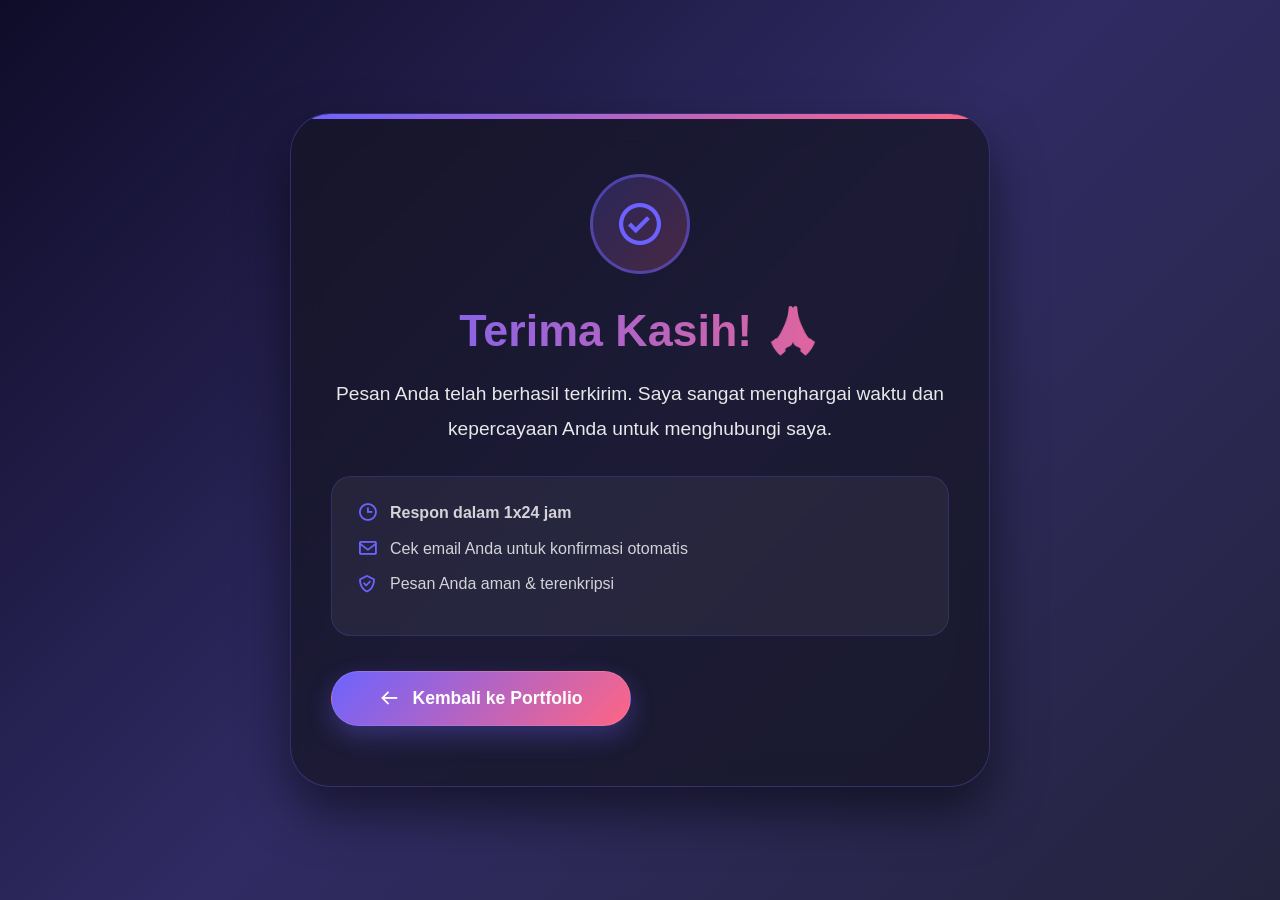
<file: thankyou.html>
<!DOCTYPE html>
<html lang="id">
<head>
    <meta charset="UTF-8">
    <meta name="viewport" content="width=device-width, initial-scale=1.0">
    <title>Terima Kasih! - Iza Faroza</title>
    <link href='https://unpkg.com/boxicons@2.1.4/css/boxicons.min.css' rel='stylesheet'>
    <style>
        * {
            margin: 0;
            padding: 0;
            box-sizing: border-box;
        }

        body {
            font-family: 'Arial', sans-serif;
            background: linear-gradient(135deg, #0f0c29, #302b63, #24243e);
            color: white;
            min-height: 100vh;
            display: flex;
            justify-content: center;
            align-items: center;
            padding: 20px;
        }

        .thankyou-container {
            max-width: 700px;
            width: 100%;
            background: rgba(20, 20, 35, 0.7);
            backdrop-filter: blur(15px);
            -webkit-backdrop-filter: blur(15px);
            border: 1px solid rgba(108, 99, 255, 0.3);
            border-radius: 40px;
            padding: 60px 40px;
            box-shadow: 0 25px 50px rgba(0, 0, 0, 0.5);
            position: relative;
            overflow: hidden;
            animation: fadeIn 0.8s ease;
        }

        .thankyou-container::before {
            content: '';
            position: absolute;
            top: 0;
            left: 0;
            right: 0;
            height: 5px;
            background: linear-gradient(90deg, #6C63FF, #FF6584);
        }

        .success-icon {
            width: 100px;
            height: 100px;
            background: linear-gradient(135deg, rgba(108, 99, 255, 0.2), rgba(255, 101, 132, 0.2));
            border-radius: 50%;
            display: flex;
            align-items: center;
            justify-content: center;
            margin: 0 auto 30px;
            border: 3px solid rgba(108, 99, 255, 0.5);
            animation: pulse 2s infinite;
        }

        .success-icon i {
            font-size: 50px;
            color: #6C63FF;
        }

        h1 {
            font-size: 2.8rem;
            background: linear-gradient(90deg, #6C63FF, #FF6584);
            -webkit-background-clip: text;
            background-clip: text;
            color: transparent;
            margin-bottom: 20px;
            text-align: center;
            font-weight: 800;
        }

        .message {
            font-size: 1.2rem;
            line-height: 1.8;
            text-align: center;
            margin-bottom: 30px;
            color: rgba(255, 255, 255, 0.9);
        }

        .email-info {
            background: rgba(255, 255, 255, 0.05);
            border-radius: 20px;
            padding: 25px;
            margin-bottom: 35px;
            border: 1px solid rgba(108, 99, 255, 0.2);
        }

        .email-info p {
            display: flex;
            align-items: center;
            gap: 12px;
            margin-bottom: 15px;
            color: rgba(255, 255, 255, 0.8);
            font-size: 1rem;
        }

        .email-info i {
            color: #6C63FF;
            font-size: 1.3rem;
        }

        .btn-back {
            display: inline-flex;
            align-items: center;
            justify-content: center;
            gap: 12px;
            background: linear-gradient(135deg, #6C63FF, #FF6584);
            color: white;
            text-decoration: none;
            padding: 16px 40px;
            border-radius: 50px;
            font-size: 1.1rem;
            font-weight: 700;
            transition: all 0.3s ease;
            border: 1px solid rgba(255, 255, 255, 0.1);
            box-shadow: 0 10px 25px rgba(108, 99, 255, 0.3);
            width: 100%;
            max-width: 300px;
            margin: 0 auto;
        }

        .btn-back:hover {
            transform: translateY(-5px);
            box-shadow: 0 15px 35px rgba(108, 99, 255, 0.4);
        }

        .btn-back i {
            font-size: 1.3rem;
            transition: transform 0.3s ease;
        }

        .btn-back:hover i {
            transform: translateX(-5px);
        }

        @keyframes fadeIn {
            from {
                opacity: 0;
                transform: translateY(30px);
            }
            to {
                opacity: 1;
                transform: translateY(0);
            }
        }

        @keyframes pulse {
            0%, 100% {
                transform: scale(1);
                box-shadow: 0 0 20px rgba(108, 99, 255, 0.3);
            }
            50% {
                transform: scale(1.05);
                box-shadow: 0 0 40px rgba(108, 99, 255, 0.5);
            }
        }

        /* Responsive */
        @media screen and (max-width: 768px) {
            .thankyou-container {
                padding: 40px 30px;
            }

            h1 {
                font-size: 2.2rem;
            }

            .message {
                font-size: 1.1rem;
            }
        }

        @media screen and (max-width: 576px) {
            .thankyou-container {
                padding: 30px 20px;
                border-radius: 30px;
            }

            h1 {
                font-size: 1.8rem;
            }

            .success-icon {
                width: 80px;
                height: 80px;
            }

            .success-icon i {
                font-size: 40px;
            }

            .message {
                font-size: 1rem;
            }

            .email-info {
                padding: 20px;
            }

            .email-info p {
                font-size: 0.9rem;
            }

            .btn-back {
                padding: 14px 30px;
                font-size: 1rem;
            }
        }

        @media screen and (max-width: 380px) {
            .thankyou-container {
                padding: 25px 15px;
            }

            h1 {
                font-size: 1.5rem;
            }

            .btn-back {
                padding: 12px 25px;
                font-size: 0.95rem;
            }
        }
    </style>
</head>
<body>
    <div class="thankyou-container">
        <div class="success-icon">
            <i class='bx bx-check-circle'></i>
        </div>
        
        <h1>Terima Kasih! 🙏</h1>
        
        <p class="message">
            Pesan Anda telah berhasil terkirim. Saya sangat menghargai waktu dan kepercayaan Anda untuk menghubungi saya.
        </p>
        
        <div class="email-info">
            <p>
                <i class='bx bx-time'></i>
                <strong>Respon dalam 1x24 jam</strong>
            </p>
            <p>
                <i class='bx bx-envelope'></i>
                Cek email Anda untuk konfirmasi otomatis
            </p>
            <p>
                <i class='bx bx-check-shield'></i>
                Pesan Anda aman & terenkripsi
            </p>
        </div>
        
        <a href="/" class="btn-back">
            <i class='bx bx-arrow-back'></i>
            Kembali ke Portfolio
        </a>
    </div>
</body>
</html>
</file>
